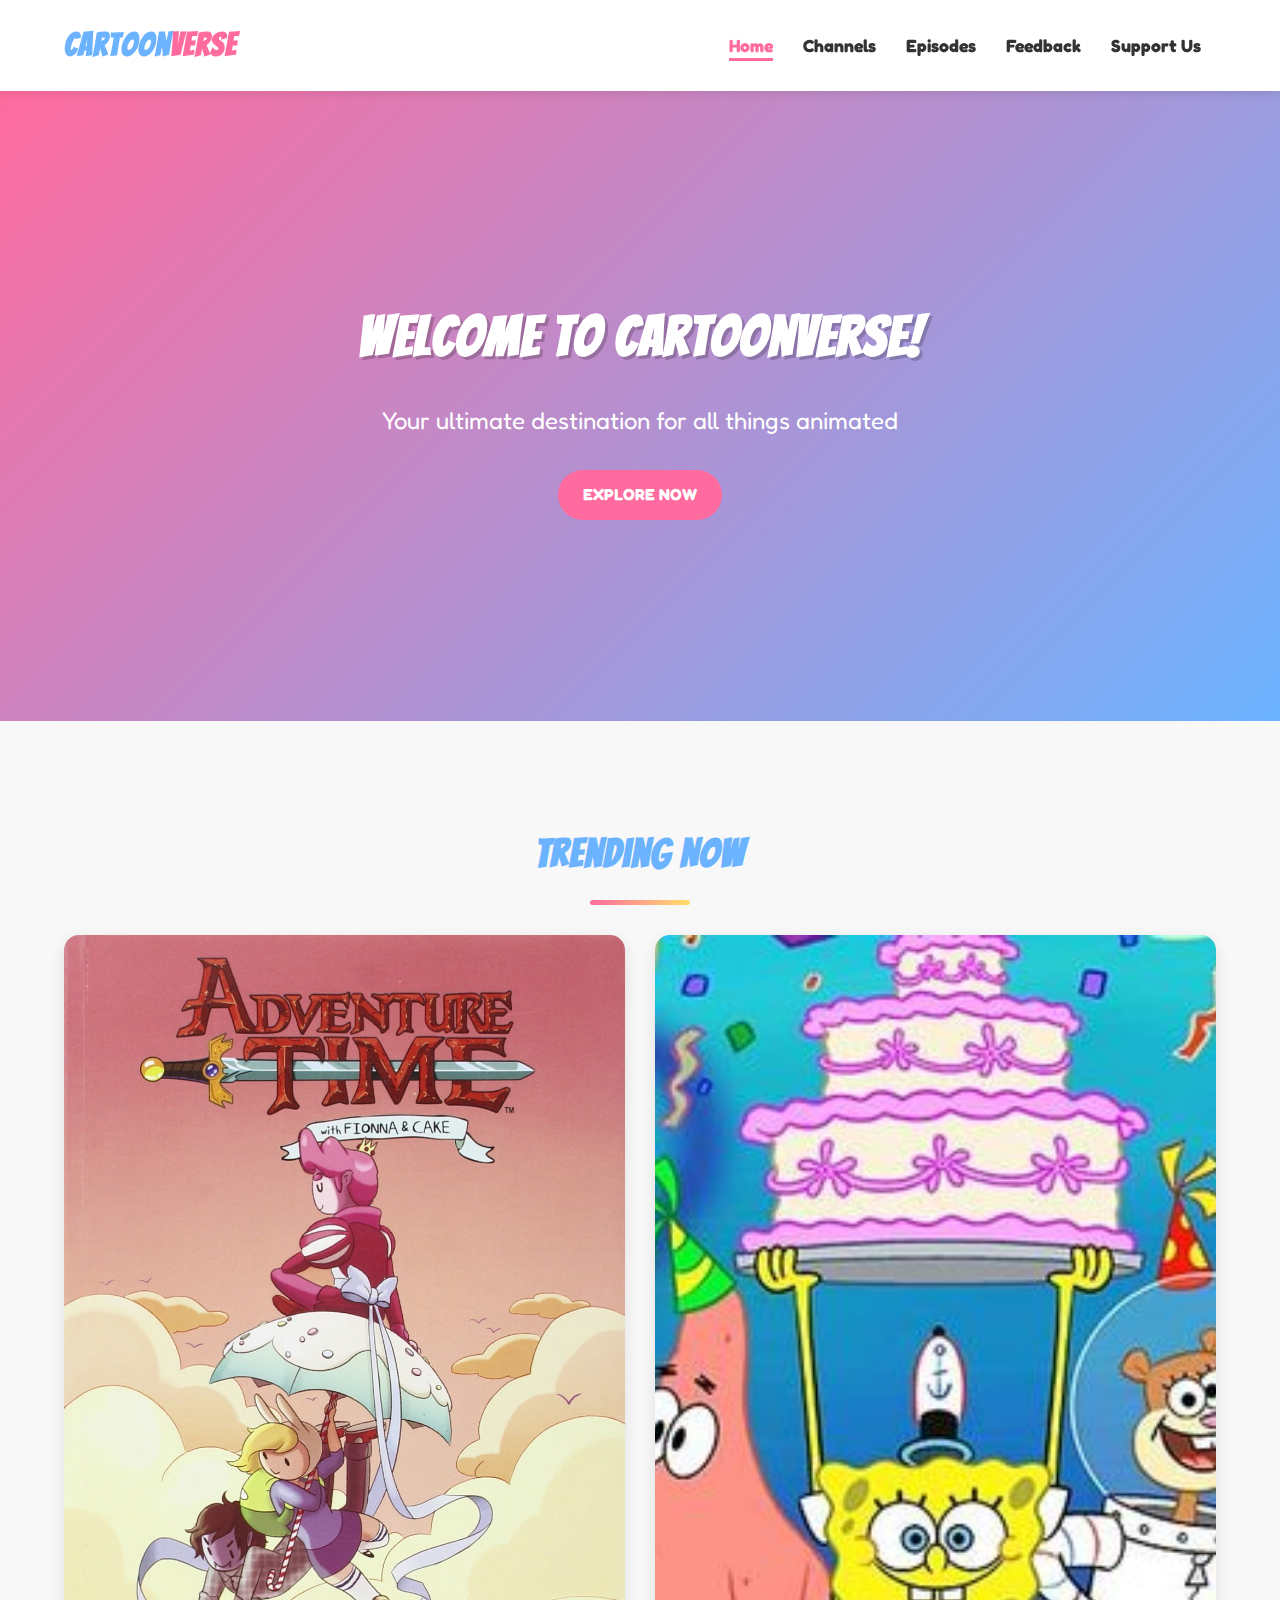
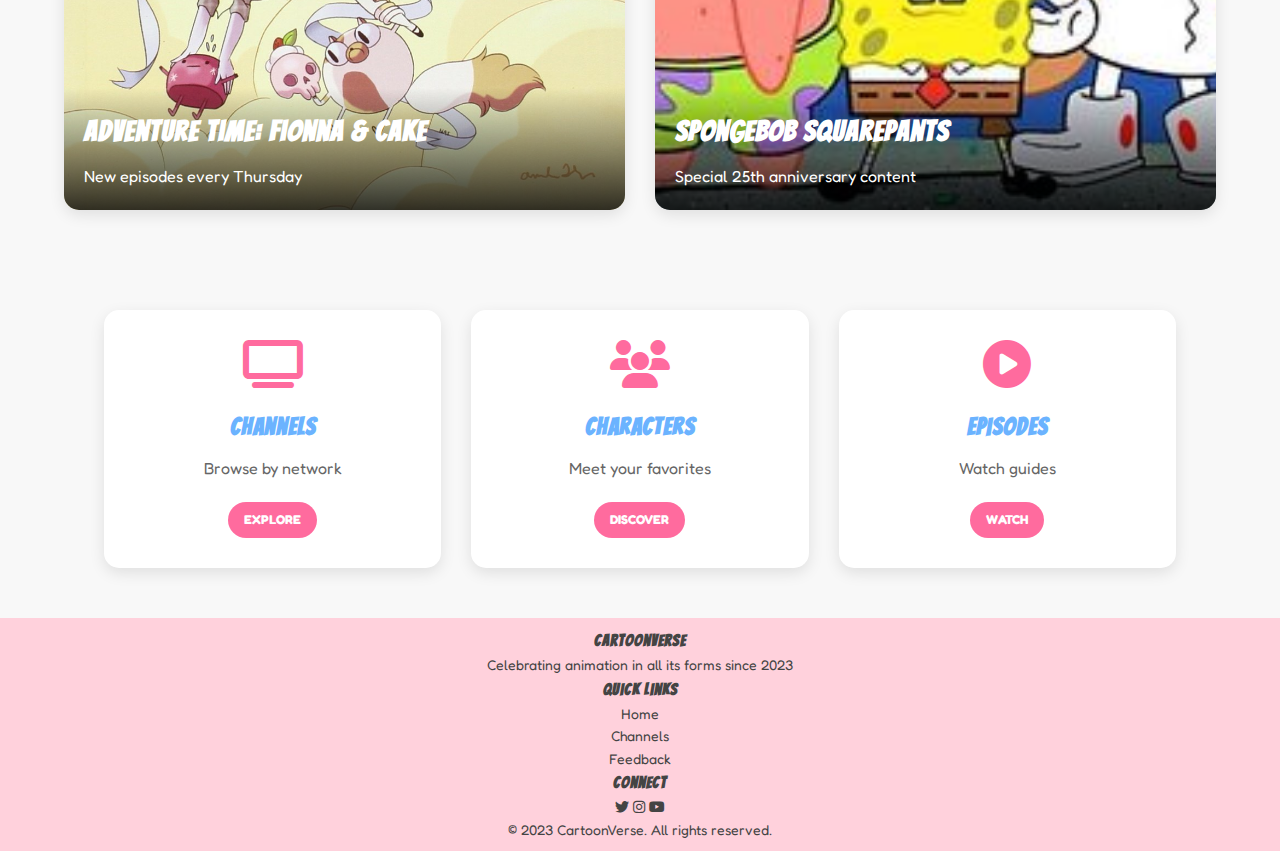
<file: index.html>
<!DOCTYPE html>
<html lang="en">
<head>
    <meta charset="UTF-8">
    <meta name="viewport" content="width=device-width, initial-scale=1.0">
    <title>CartoonVerse | Home</title>
    <link rel="stylesheet" href="style.css">
    <link rel="stylesheet" href="https://cdnjs.cloudflare.com/ajax/libs/font-awesome/6.4.0/css/all.min.css">
    <link href="https://fonts.googleapis.com/css2?family=Bangers&family=Fredoka+One&display=swap" rel="stylesheet">
    <script src="script.js"></script>
</head>
<body>
    <!-- Header -->
    <header class="site-header">
        <div class="logo">
            <h1>Cartoon<span>Verse</span></h1>
        </div>
        <nav class="main-nav">
            <ul>
                <li><a href="index.html" class="active">Home</a></li>
                <li><a href="channels.html">Channels</a></li>
                <li><a href="episodes.html">Episodes</a></li>
                <li><a href="feedback.html">Feedback</a></li>
                <li><a href="support.html">Support Us</a></li>
            </ul>
        </nav>
    </header>

    <!-- Hero Section -->
    <section class="hero">
        <div class="hero-content">
            <h2>Welcome to CartoonVerse!</h2>
            <p>Your ultimate destination for all things animated</p>
            <a href="#trending" class="btn">Explore Now</a>
        </div>
    </section>

    <!-- Trending Now -->
    <section id="trending" class="trending-section">
        <h2 class="section-title">Trending Now</h2>
        <div class="trending-grid">
            <div class="trending-card">
                <img src="fiona.jpg" alt="Trending Show 1">
                <div class="trending-info">
                    <h3>Adventure Time: Fionna & Cake</h3>
                    <p>New episodes every Thursday</p>
                </div>
            </div>
            <div class="trending-card">
                <img src="spongebob.jpg" alt="Trending Show 2">
                <div class="trending-info">
                    <h3>Spongebob Squarepants</h3>
                    <p>Special 25th anniversary content</p>
                </div>
            </div>
        </div>
    </section>

    <!-- Quick Links -->
    <section class="quick-links">
        <div class="link-card">
            <i class="fas fa-tv"></i>
            <h3>Channels</h3>
            <p>Browse by network</p>
            <a href="channels.html" class="btn small">Explore</a>
        </div>
        <div class="link-card">
            <i class="fas fa-users"></i>
            <h3>Characters</h3>
            <p>Meet your favorites</p>
            <a href="channels.html" class="btn small">Discover</a>
        </div>
        <div class="link-card">
            <i class="fas fa-play-circle"></i>
            <h3>Episodes</h3>
            <p>Watch guides</p>
            <a href="episodes.html" class="btn small">Watch</a>
        </div>
    </section>

    <!-- Footer -->
    <footer class="site-footer">
        <div class="footer-content">
            <div class="footer-section">
                <h3>CartoonVerse</h3>
                <p>Celebrating animation in all its forms since 2023</p>
            </div>
            <div class="footer-section">
                <h3>Quick Links</h3>
                <ul>
                    <li><a href="index.html">Home</a></li>
                    <li><a href="channels.html">Channels</a></li>
                    <li><a href="feedback.html">Feedback</a></li>
                </ul>
            </div>
            <div class="footer-section">
                <h3>Connect</h3>
                <div class="social-links">
                    <a href="#"><i class="fab fa-twitter"></i></a>
                    <a href="#"><i class="fab fa-instagram"></i></a>
                    <a href="#"><i class="fab fa-youtube"></i></a>
                </div>
            </div>
        </div>
        <div class="footer-bottom">
            <p>&copy; 2023 CartoonVerse. All rights reserved.</p>
        </div>
    </footer>

    <script src="script.js"></script>
</body>
</html>
</file>
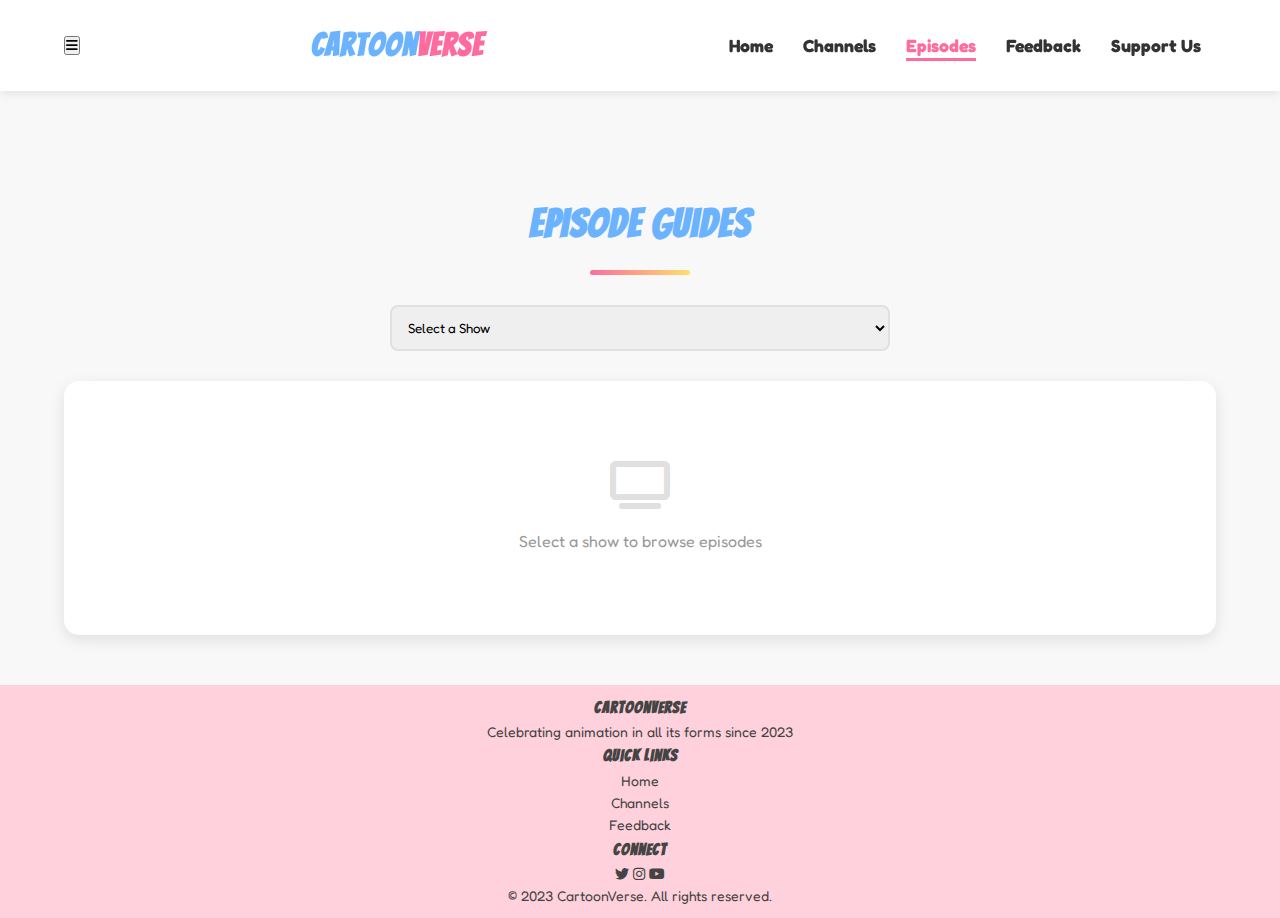
<file: episodes.html>
<!DOCTYPE html>
<html lang="en">
<head>
    <meta charset="UTF-8">
    <meta name="viewport" content="width=device-width, initial-scale=1.0">
    <title>CartoonVerse | Episodes</title>
    <link rel="stylesheet" href="style.css">
    <link rel="stylesheet" href="https://cdnjs.cloudflare.com/ajax/libs/font-awesome/6.4.0/css/all.min.css">
    <link href="https://fonts.googleapis.com/css2?family=Bangers&family=Fredoka+One&display=swap" rel="stylesheet">
</head>
<body>
    <!-- Header -->
    <header class="site-header">
        <div class="logo">
            <h1>Cartoon<span>Verse</span></h1>
        </div>
        <nav class="main-nav">
            <ul>
                <li><a href="index.html">Home</a></li>
                <li><a href="channels.html">Channels</a></li>
                <li><a href="episodes.html" class="active">Episodes</a></li>
                <li><a href="feedback.html">Feedback</a></li>
                <li><a href="support.html">Support Us</a></li>
            </ul>
        </nav>
    </header>

    <!-- Episode Guide -->
    <section class="episode-guide">
        <h2 class="section-title">Episode Guides</h2>
        <div class="show-selector">
            <select id="show-select">
                <option value="">Select a Show</option>
                <option value="adventure-time">Adventure Time</option>
                <option value="spongebob">Spongebob Squarepants</option>
                <option value="avatar">Avatar: The Last Airbender</option>
            </select>
        </div>
        
        <div class="season-selector" style="display:none;">
            <h3>Select Season:</h3>
            <div class="season-btns">
                <!-- Generated by JavaScript -->
            </div>
        </div>
        
        <div class="episode-list">
            <!-- Will be populated by JavaScript -->
            <div class="empty-state">
                <i class="fas fa-tv"></i>
                <p>Select a show to browse episodes</p>
            </div>
        </div>
    </section>

     <!-- Footer -->
    <footer class="site-footer">
        <div class="footer-content">
            <div class="footer-section">
                <h3>CartoonVerse</h3>
                <p>Celebrating animation in all its forms since 2023</p>
            </div>
            <div class="footer-section">
                <h3>Quick Links</h3>
                <ul>
                    <li><a href="index.html">Home</a></li>
                    <li><a href="channels.html">Channels</a></li>
                    <li><a href="feedback.html">Feedback</a></li>
                </ul>
            </div>
            <div class="footer-section">
                <h3>Connect</h3>
                <div class="social-links">
                    <a href="#"><i class="fab fa-twitter"></i></a>
                    <a href="#"><i class="fab fa-instagram"></i></a>
                    <a href="#"><i class="fab fa-youtube"></i></a>
                </div>
            </div>
        </div>
        <div class="footer-bottom">
            <p>&copy; 2023 CartoonVerse. All rights reserved.</p>
        </div>
    </footer>

    <script src="script.js"></script>
</body>
</html>
</file>
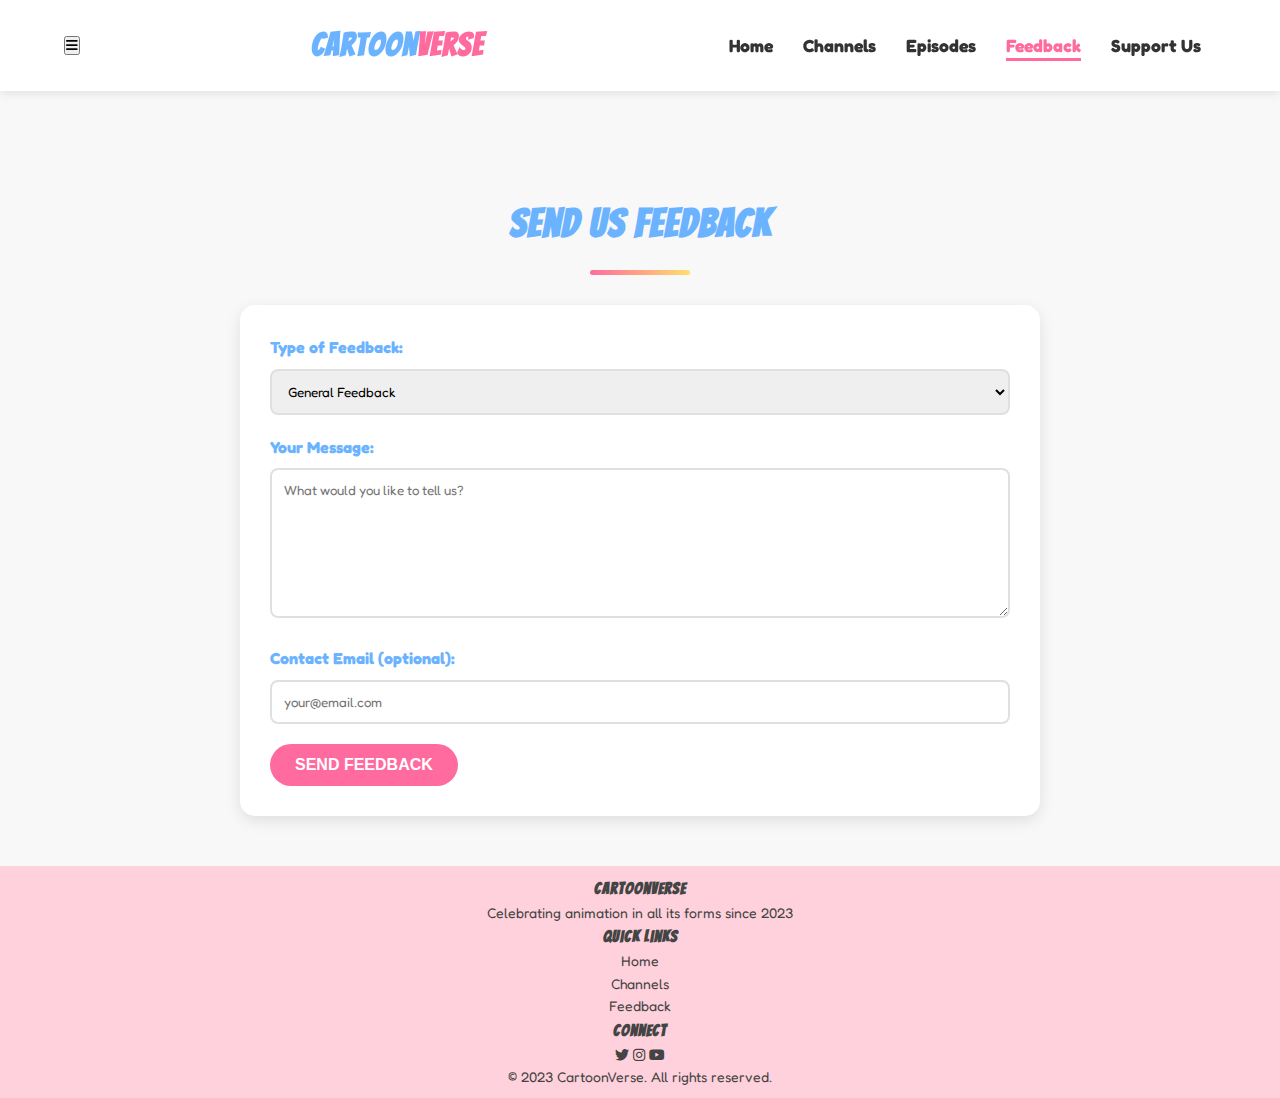
<file: feedback.html>
<!DOCTYPE html>
<html lang="en">
<head>
    <meta charset="UTF-8">
    <meta name="viewport" content="width=device-width, initial-scale=1.0">
    <title>CartoonVerse | Feedback</title>
    <link rel="stylesheet" href="style.css">
    <link rel="stylesheet" href="https://cdnjs.cloudflare.com/ajax/libs/font-awesome/6.4.0/css/all.min.css">
    <link href="https://fonts.googleapis.com/css2?family=Bangers&family=Fredoka+One&display=swap" rel="stylesheet">
</head>
<body>
    <!-- Header -->
    <header class="site-header">
        <div class="logo">
            <h1>Cartoon<span>Verse</span></h1>
        </div>
        <nav class="main-nav">
            <ul>
                <li><a href="index.html">Home</a></li>
                <li><a href="channels.html">Channels</a></li>
                <li><a href="episodes.html">Episodes</a></li>
                <li><a href="feedback.html" class="active">Feedback</a></li>
                <li><a href="support.html">Support Us</a></li>
            </ul>
        </nav>
    </header>

    <!-- Feedback Form -->
    <section class="feedback-form-section">
        <h2 class="section-title">Send Us Feedback</h2>
        <div class="feedback-container">
            <form id="feedbackForm">
                <div class="form-group">
                    <label for="feedbackType">Type of Feedback:</label>
                    <select id="feedbackType">
                        <option value="general">General Feedback</option>
                        <option value="bug">Bug Report</option>
                        <option value="suggestion">Suggestion</option>
                        <option value="content">Content Request</option>
                    </select>
                </div>
                
                <div class="form-group">
                    <label for="message">Your Message:</label>
                    <textarea id="message" required placeholder="What would you like to tell us?"></textarea>
                </div>
                
                <div class="form-group">
                    <label for="contact">Contact Email (optional):</label>
                    <input type="email" id="contact" placeholder="your@email.com">
                </div>
                
                <button type="submit" class="btn">Send Feedback</button>
            </form>
            
            <div id="thankYou" class="thank-you-message">
                <i class="fas fa-heart"></i>
                <h3>Thank You!</h3>
                <p>We appreciate your feedback and will review it soon.</p>
                <a href="index.html" class="btn">Back to Home</a>
            </div>
        </div>
    </section>

     <!-- Footer -->
    <footer class="site-footer">
        <div class="footer-content">
            <div class="footer-section">
                <h3>CartoonVerse</h3>
                <p>Celebrating animation in all its forms since 2023</p>
            </div>
            <div class="footer-section">
                <h3>Quick Links</h3>
                <ul>
                    <li><a href="index.html">Home</a></li>
                    <li><a href="channels.html">Channels</a></li>
                    <li><a href="feedback.html">Feedback</a></li>
                </ul>
            </div>
            <div class="footer-section">
                <h3>Connect</h3>
                <div class="social-links">
                    <a href="#"><i class="fab fa-twitter"></i></a>
                    <a href="#"><i class="fab fa-instagram"></i></a>
                    <a href="#"><i class="fab fa-youtube"></i></a>
                </div>
            </div>
        </div>
        <div class="footer-bottom">
            <p>&copy; 2023 CartoonVerse. All rights reserved.</p>
        </div>
    </footer>

    <script src="script.js"></script>
</body>
</html>
</file>
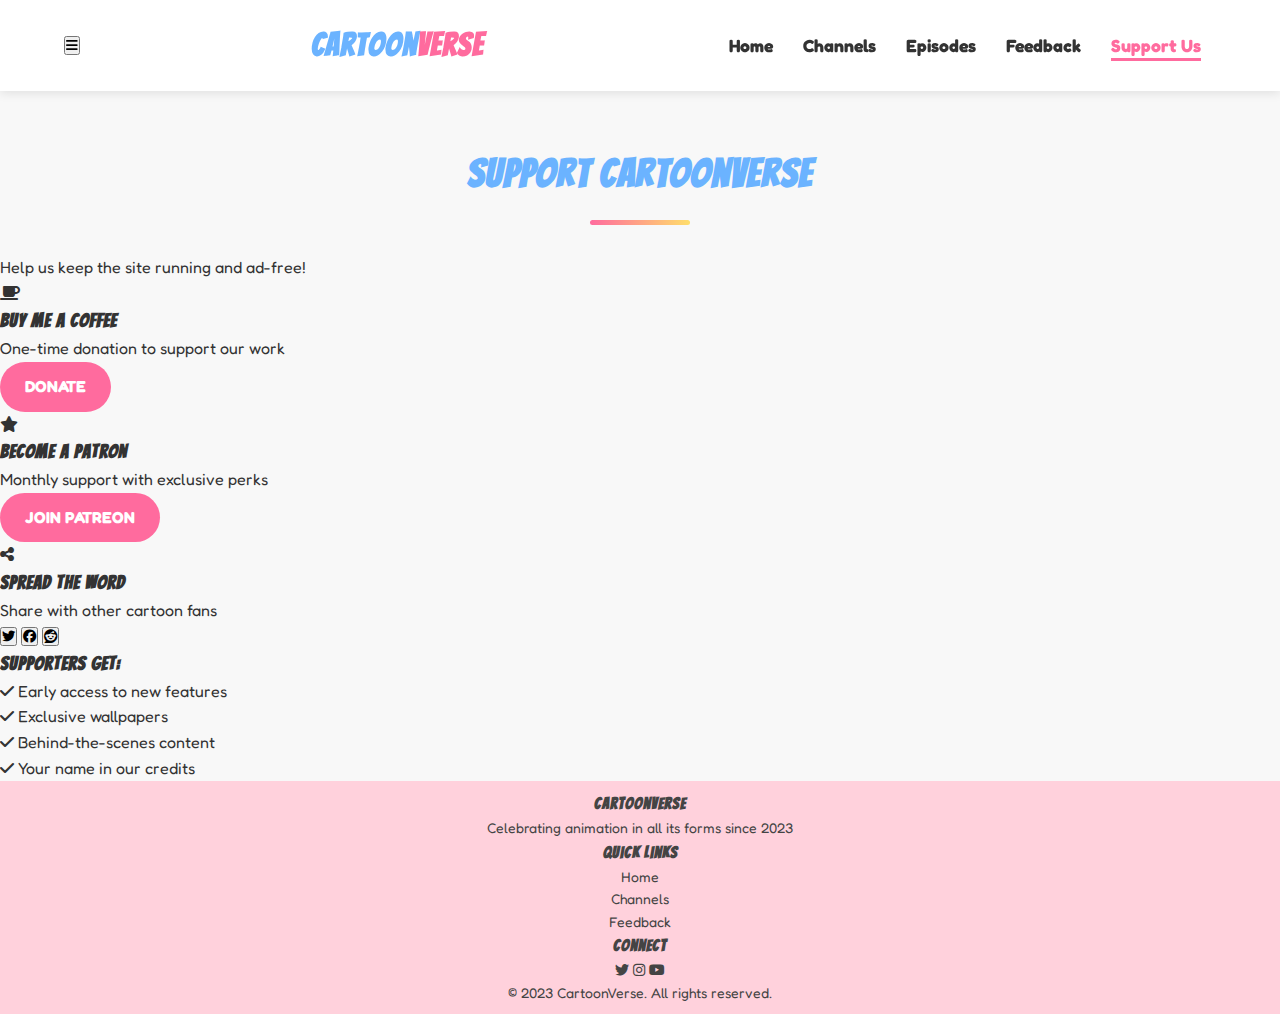
<file: support.html>
<!DOCTYPE html>
<html lang="en">
<head>
    <meta charset="UTF-8">
    <meta name="viewport" content="width=device-width, initial-scale=1.0">
    <title>CartoonVerse | Support Us</title>
    <link rel="stylesheet" href="style.css">
    <link rel="stylesheet" href="https://cdnjs.cloudflare.com/ajax/libs/font-awesome/6.4.0/css/all.min.css">
    <link href="https://fonts.googleapis.com/css2?family=Bangers&family=Fredoka+One&display=swap" rel="stylesheet">
</head>
<body>
    <!-- Header -->
    <header class="site-header">
        <div class="logo">
            <h1>Cartoon<span>Verse</span></h1>
        </div>
        <nav class="main-nav">
            <ul>
                <li><a href="index.html">Home</a></li>
                <li><a href="channels.html">Channels</a></li>
                <li><a href="episodes.html">Episodes</a></li>
                <li><a href="feedback.html">Feedback</a></li>
                <li><a href="support.html" class="active">Support Us</a></li>
            </ul>
        </nav>
    </header>

    <!-- Support Options -->
    <section class="support-section">
        <h2 class="section-title">Support CartoonVerse</h2>
        <p class="support-intro">Help us keep the site running and ad-free!</p>
        
        <div class="support-options">
            <div class="support-card">
                <i class="fas fa-coffee"></i>
                <h3>Buy Me a Coffee</h3>
                <p>One-time donation to support our work</p>
                <a href="#" class="btn">Donate</a>
            </div>
            
            <div class="support-card">
                <i class="fas fa-star"></i>
                <h3>Become a Patron</h3>
                <p>Monthly support with exclusive perks</p>
                <a href="#" class="btn">Join Patreon</a>
            </div>
            
            <div class="support-card">
                <i class="fas fa-share-alt"></i>
                <h3>Spread the Word</h3>
                <p>Share with other cartoon fans</p>
                <div class="share-buttons">
                    <button class="share-btn twitter"><i class="fab fa-twitter"></i></button>
                    <button class="share-btn facebook"><i class="fab fa-facebook"></i></button>
                    <button class="share-btn reddit"><i class="fab fa-reddit"></i></button>
                </div>
            </div>
        </div>
        
        <div class="support-benefits">
            <h3>Supporters Get:</h3>
            <ul>
                <li><i class="fas fa-check"></i> Early access to new features</li>
                <li><i class="fas fa-check"></i> Exclusive wallpapers</li>
                <li><i class="fas fa-check"></i> Behind-the-scenes content</li>
                <li><i class="fas fa-check"></i> Your name in our credits</li>
            </ul>
        </div>
    </section>

    <!-- Footer -->
    <footer class="site-footer">
        <div class="footer-content">
            <div class="footer-section">
                <h3>CartoonVerse</h3>
                <p>Celebrating animation in all its forms since 2023</p>
            </div>
            <div class="footer-section">
                <h3>Quick Links</h3>
                <ul>
                    <li><a href="index.html">Home</a></li>
                    <li><a href="channels.html">Channels</a></li>
                    <li><a href="feedback.html">Feedback</a></li>
                </ul>
            </div>
            <div class="footer-section">
                <h3>Connect</h3>
                <div class="social-links">
                    <a href="#"><i class="fab fa-twitter"></i></a>
                    <a href="#"><i class="fab fa-instagram"></i></a>
                    <a href="#"><i class="fab fa-youtube"></i></a>
                </div>
            </div>
        </div>
        <div class="footer-bottom">
            <p>&copy; 2023 CartoonVerse. All rights reserved.</p>
        </div>
    </footer>

    <script src="script.js"></script>
</body>
</html>
</file>
<file: style.css>
:root {
    --primary: #FF6B9E;
    --secondary: #6BB3FF;
    --accent: #FFDE6B;
    --dark: #333333;
    --light: #F8F8F8;
    --gray: #E0E0E0;
    --font-main: 'Fredoka One', cursive;
    --font-heading: 'Bangers', cursive;
}

/* Base Styles */
* {
    margin: 0;
    padding: 0;
    box-sizing: border-box;
}

body {
    font-family: var(--font-main);
    background-color: var(--light);
    color: var(--dark);
    line-height: 1.6;
}

h1, h2, h3, h4 {
    font-family: var(--font-heading);
    letter-spacing: 1px;
}

a {
    text-decoration: none;
    color: inherit;
}

.btn {
    display: inline-block;
    padding: 12px 25px;
    background-color: var(--primary);
    color: white;
    border-radius: 30px;
    font-weight: bold;
    text-transform: uppercase;
    transition: all 0.3s ease;
    border: none;
    cursor: pointer;
    font-size: 1rem;
}

.btn:hover {
    transform: scale(1.05);
    box-shadow: 0 5px 15px rgba(255, 107, 158, 0.4);
}

.btn.small {
    padding: 8px 16px;
    font-size: 0.8rem;
}

/* Header Styles */
.site-header {
    display: flex;
    justify-content: space-between;
    align-items: center;
    padding: 20px 5%;
    background-color: white;
    box-shadow: 0 2px 10px rgba(0, 0, 0, 0.1);
    position: sticky;
    top: 0;
    z-index: 100;
}

.logo h1 {
    font-size: 2rem;
    color: var(--secondary);
}

.logo span {
    color: var(--primary);
}

.main-nav ul {
    display: flex;
    list-style: none;
}

.main-nav ul li {
    margin: 0 15px;
}

.main-nav ul li a {
    font-weight: bold;
    color: var(--dark);
    transition: color 0.3s;
    font-size: 1.1rem;
    position: relative;
}

.main-nav ul li a:hover,
.main-nav ul li a.active {
    color: var(--primary);
}

.main-nav ul li a.active::after {
    content: '';
    position: absolute;
    bottom: -5px;
    left: 0;
    width: 100%;
    height: 3px;
    background-color: var(--primary);
}

/* Hero Section */
.hero {
    height: 70vh;
    background: linear-gradient(135deg, var(--primary), var(--secondary));
    display: flex;
    align-items: center;
    justify-content: center;
    text-align: center;
    color: white;
    position: relative;
    overflow: hidden;
}

.hero-content h2 {
    font-size: 3.5rem;
    margin-bottom: 20px;
    text-shadow: 3px 3px 0 rgba(0, 0, 0, 0.2);
}

.hero p {
    font-size: 1.5rem;
    margin-bottom: 30px;
}

/* Section Titles */
.section-title {
    text-align: center;
    font-size: 2.5rem;
    margin: 50px 0 30px;
    color: var(--secondary);
    position: relative;
}

.section-title::after {
    content: '';
    display: block;
    width: 100px;
    height: 5px;
    background: linear-gradient(to right, var(--primary), var(--accent));
    margin: 15px auto;
    border-radius: 5px;
}

/* Trending Section */
.trending-section {
    padding: 50px 5%;
}

.trending-grid {
    display: grid;
    grid-template-columns: repeat(auto-fit, minmax(400px, 1fr));
    gap: 30px;
    max-width: 1200px;
    margin: 0 auto;
}

.trending-card {
    border-radius: 15px;
    overflow: hidden;
    box-shadow: 0 5px 15px rgba(0, 0, 0, 0.1);
    position: relative;
}

.trending-card img {
    width: 100%;
    height: 100%;
    object-fit: cover;
    transition: transform 0.5s;
}

.trending-card:hover img {
    transform: scale(1.1);
}

.trending-info {
    position: absolute;
    bottom: 0;
    left: 0;
    right: 0;
    background: linear-gradient(to top, rgba(0,0,0,0.8), transparent);
    color: white;
    padding: 20px;
}

.trending-info h3 {
    font-size: 1.8rem;
    margin-bottom: 10px;
}

/* Quick Links */
.quick-links {
    display: grid;
    grid-template-columns: repeat(auto-fit, minmax(300px, 1fr));
    gap: 30px;
    padding: 50px 5%;
    max-width: 1200px;
    margin: 0 auto;
}

.link-card {
    background: white;
    border-radius: 15px;
    padding: 30px;
    text-align: center;
    box-shadow: 0 5px 15px rgba(0, 0, 0, 0.1);
    transition: transform 0.3s;
}

.link-card:hover {
    transform: translateY(-10px);
}

.link-card i {
    font-size: 3rem;
    color: var(--primary);
    margin-bottom: 20px;
}

.link-card h3 {
    font-size: 1.5rem;
    margin-bottom: 10px;
    color: var(--secondary);
}

.link-card p {
    margin-bottom: 20px;
    color: #666;
}

/* Channel Tabs */
.channel-tabs-section {
    padding: 50px 5%;
}

.channel-tabs {
    display: flex;
    justify-content: center;
    margin-bottom: 30px;
    flex-wrap: wrap;
}

.tab-btn {
    padding: 12px 24px;
    margin: 0 10px 10px;
    background: none;
    border: none;
    font-family: var(--font-heading);
    font-size: 1.2rem;
    color: var(--dark);
    cursor: pointer;
    position: relative;
    transition: all 0.3s;
    border-radius: 30px;
}

.tab-btn:hover,
.tab-btn.active {
    background-color: var(--primary);
    color: white;
}

.channel-content {
    display: none;
    animation: fadeIn 0.5s ease;
}

.channel-content.active {
    display: block;
}

.channel-header {
    display: flex;
    align-items: center;
    margin-bottom: 30px;
    background: white;
    padding: 20px;
    border-radius: 15px;
    box-shadow: 0 5px 15px rgba(0, 0, 0, 0.1);
}

.channel-logo {
    width: 200px;
    height: auto;
    margin-right: 30px;
}

.channel-info h3 {
    font-size: 2rem;
    color: var(--secondary);
    margin-bottom: 10px;
}

.show-grid {
    display: grid;
    grid-template-columns: repeat(auto-fit, minmax(300px, 1fr));
    gap: 30px;
}

.show-card {
    background: white;
    border-radius: 15px;
    overflow: hidden;
    box-shadow: 0 5px 15px rgba(0, 0, 0, 0.1);
    transition: transform 0.3s;
}

.show-card:hover {
    transform: translateY(-10px);
}

.show-card img {
    width: 100%;
    height: 200px;
    object-fit: cover;
}

.show-card h4 {
    padding: 15px;
    font-size: 1.3rem;
    color: var(--secondary);
}

.show-card p {
    padding: 0 15px 15px;
    color: #666;
}

/* Character Gallery */
.character-gallery {
    padding: 50px 5%;
}

.character-filters {
    display: flex;
    justify-content: center;
    margin-bottom: 30px;
    flex-wrap: wrap;
}

.filter-btn {
    padding: 8px 16px;
    margin: 0 10px 10px;
    background: var(--gray);
    border: none;
    border-radius: 30px;
    font-family: var(--font-main);
    cursor: pointer;
    transition: all 0.3s;
}

.filter-btn:hover,
.filter-btn.active {
    background-color: var(--primary);
    color: white;
}

.character-grid {
    display: grid;
    grid-template-columns: repeat(auto-fit, minmax(250px, 1fr));
    gap: 30px;
}

.character-card {
    background: white;
    border-radius: 15px;
    overflow: hidden;
    box-shadow: 0 5px 15px rgba(0, 0, 0, 0.1);
    transition: transform 0.3s;
}

.character-card:hover {
    transform: scale(1.05);
}

.character-card img {
    width: 100%;
    height: 350px;
    object-fit: cover;
}

.character-info {
    padding: 20px;
}

.character-info h3 {
    font-size: 1.5rem;
    margin-bottom: 5px;
    color: var(--secondary);
}

.character-info p {
    color: #666;
    margin-bottom: 10px;
}

.character-traits {
    display: flex;
    flex-wrap: wrap;
    gap: 5px;
}

.trait {
    padding: 3px 8px;
    border-radius: 10px;
    font-size: 0.8rem;
}

.trait.brave {
    background-color: #FFD166;
}

.trait.heroic {
    background-color: #06D6A0;
}

.trait.funny {
    background-color: #EF476F;
}

.trait.optimistic {
    background-color: #118AB2;
}

/* Episode Guide */
.episode-guide {
    padding: 50px 5%;
    min-height: 60vh;
}

.show-selector {
    max-width: 500px;
    margin: 0 auto 30px;
}

#show-select {
    width: 100%;
    padding: 12px;
    border: 2px solid var(--gray);
    border-radius: 8px;
    font-family: var(--font-main);
}

.season-selector {
    text-align: center;
    margin-bottom: 30px;
}

.season-btns {
    display: flex;
    justify-content: center;
    flex-wrap: wrap;
    gap: 10px;
    margin-top: 15px;
}

.season-btn {
    padding: 8px 16px;
    background: var(--gray);
    border: none;
    border-radius: 30px;
    cursor: pointer;
    transition: all 0.3s;
}

.season-btn:hover,
.season-btn.active {
    background-color: var(--primary);
    color: white;
}

.episode-list {
    background: white;
    border-radius: 15px;
    padding: 30px;
    box-shadow: 0 5px 15px rgba(0, 0, 0, 0.1);
}

.empty-state {
    text-align: center;
    padding: 50px;
    color: #999;
}

.empty-state i {
    font-size: 3rem;
    margin-bottom: 20px;
    color: var(--gray);
}

.episode-item {
    padding: 15px;
    border-bottom: 1px solid var(--gray);
    display: flex;
    justify-content: space-between;
    align-items: center;
}

.episode-item:last-child {
    border-bottom: none;
}

.episode-number {
    font-weight: bold;
    color: var(--secondary);
    margin-right: 15px;
}

.episode-title {
    flex: 1;
}

.episode-date {
    color: #666;
    font-size: 0.9rem;
}

/* Feedback Form */
.feedback-form-section {
    padding: 50px 5%;
    min-height: 70vh;
}

.feedback-container {
    max-width: 800px;
    margin: 0 auto;
    background: white;
    padding: 30px;
    border-radius: 15px;
    box-shadow: 0 5px 15px rgba(0, 0, 0, 0.1);
}

.form-group {
    margin-bottom: 20px;
}

.form-group label {
    display: block;
    margin-bottom: 8px;
    font-weight: bold;
    color: var(--secondary);
}

.form-group input,
.form-group select,
.form-group textarea {
    width: 100%;
    padding: 12px;
    border: 2px solid var(--gray);
    border-radius: 8px;
    font-family: var(--font-main);
}

.form-group textarea {
    min-height: 150px;
    resize: vertical;
}

.thank-you-message {
    text-align: center;
    padding: 40px;
    display: none;
}

.thank-you-message i {
    font-size: 4rem;
    color: var(--primary);
    margin-bottom: 20px;
}
/*Footer*/
footer{
    background-color: #ffd1dc;
    text-align: center;
    padding: 10px;
    font-size: 14px;
    color: #444;
}
/* Channel Tabs */
.channel-tabs {
    display: flex;
    justify-content: center;
    gap: 10px;
    margin: 20px 0px;
    flex-wrap: wrap;
}

.tab-btn {
    padding: 10px 20px;
    background: #f0f0f0;
    border: none;
    border-radius: 20px;
    cursor: pointer;
    font-weight: bold;
    transition: all 0.3s;
}

.tab-btn.active {
    background: #ff6b9e;
    color: white;
}

.channel-content {
    display: none;
    padding: 20px;
    animation: normal;
}

.channel-content.active {
    display: block;
}

@keyframes fadeIn {
    from { opacity: 0; }
    to { opacity: 1; }
}

/* About Section */
.about-section {
    padding: 40px 20px;
    text-align: center;
    background: #f9f9f9;
}

.about-content {
    max-width: 800px;
    margin: 0 auto;
    line-height: 1.6;
}
@media (max-width: 768px) {
  .nav-menu {
    flex-direction: column;
    align-items: center;
  }
}
</file>
